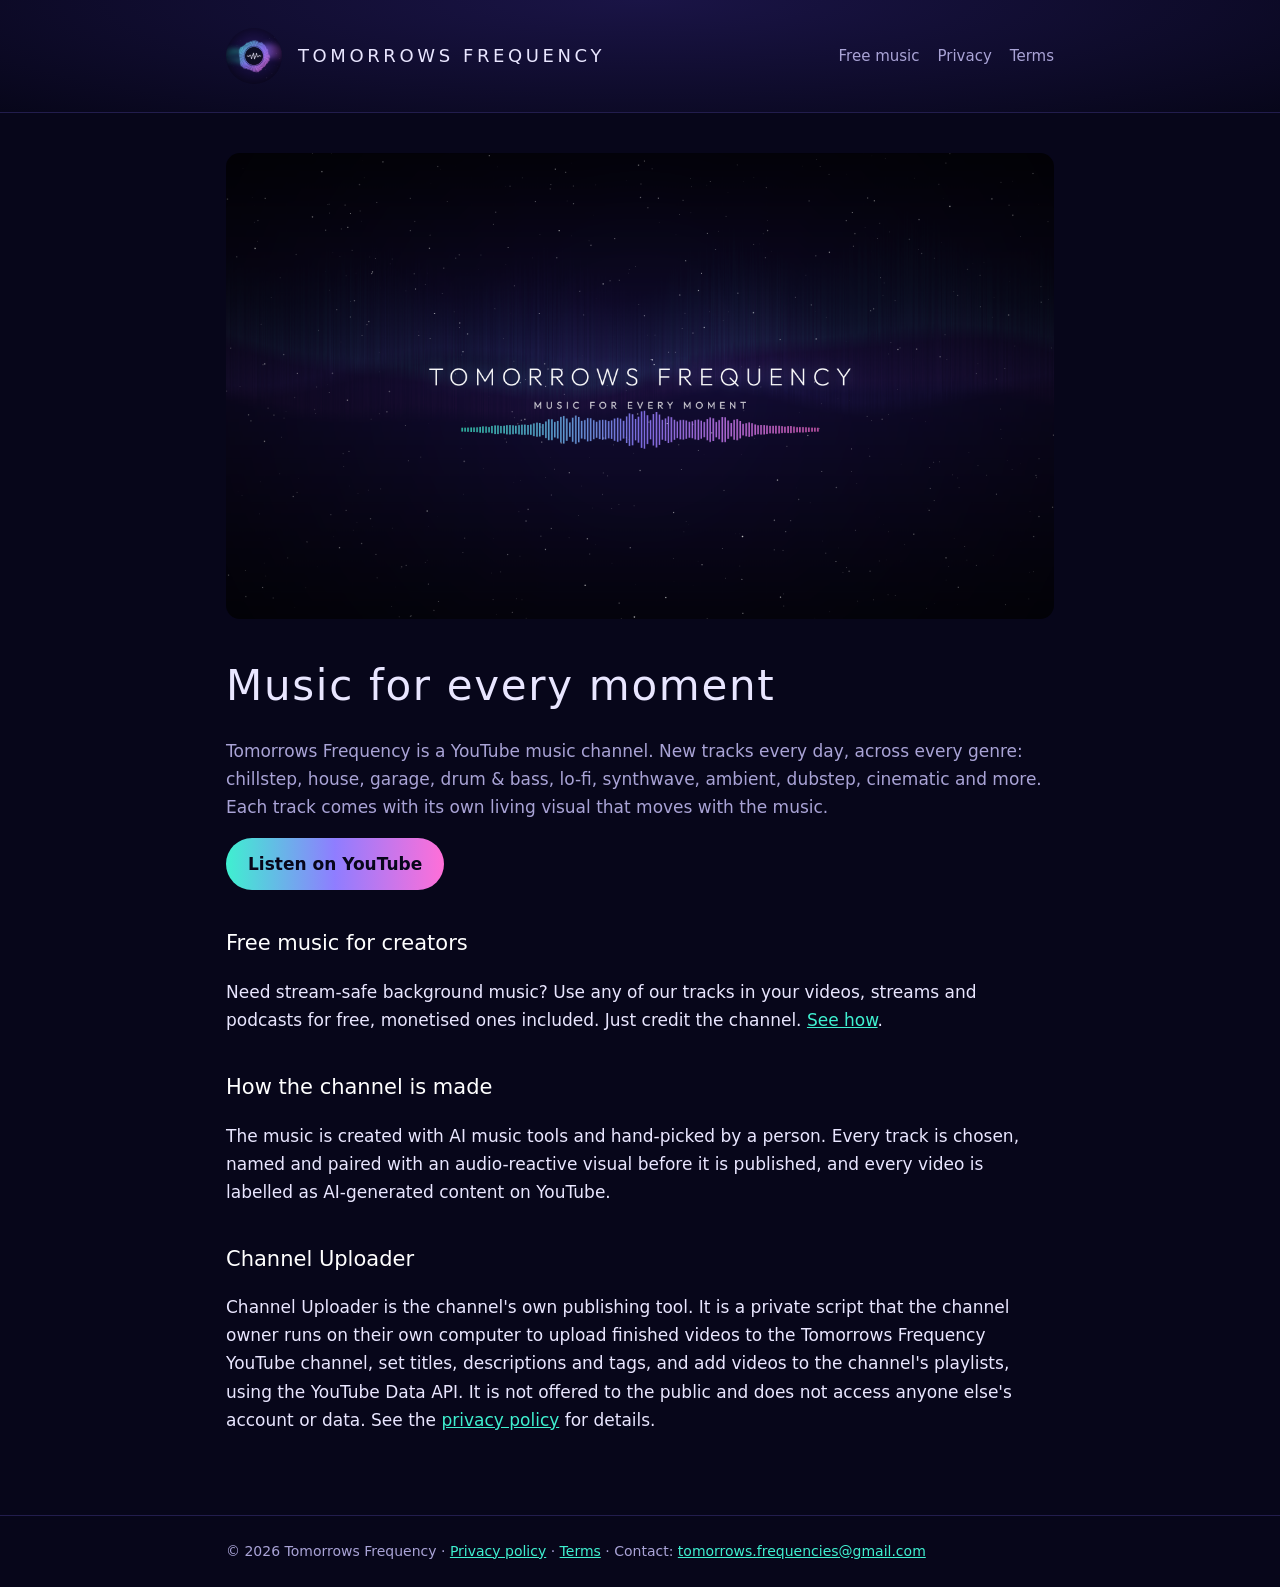
<file: index.html>
<!doctype html>
<html lang="en"><head><meta charset="utf-8"><meta name="viewport" content="width=device-width,initial-scale=1">
<title>Tomorrows Frequency</title>
<meta name="description" content="Tomorrows Frequency: new music every day across every genre, each with its own living visual.">
<link rel="icon" href="avatar.png"><link rel="stylesheet" href="style.css"></head>
<body>
<header><div class="wrap"><img src="avatar.png" alt=""><a class="home" href="./">TOMORROWS FREQUENCY</a>
<nav><a href="free-music.html">Free music</a><a href="privacy.html">Privacy</a><a href="terms.html">Terms</a></nav></div></header>
<main><div class="wrap">
  <div class="hero"><img src="banner.png" alt="Tomorrows Frequency banner: an aurora over a starry night sky"></div>
  <h1>Music for every moment</h1>
  <p class="muted">Tomorrows Frequency is a YouTube music channel. New tracks every day, across every genre: chillstep, house, garage, drum &amp; bass, lo-fi, synthwave, ambient, dubstep, cinematic and more. Each track comes with its own living visual that moves with the music.</p>
  <p><a class="btn" href="https://www.youtube.com/@TomorrowsFrequency">Listen on YouTube</a></p>

  <h2>Free music for creators</h2>
  <p>Need stream-safe background music? Use any of our tracks in your videos, streams and podcasts for free, monetised ones included. Just credit the channel. <a href="free-music.html">See how</a>.</p>

  <h2>How the channel is made</h2>
  <p>The music is created with AI music tools and hand-picked by a person. Every track is chosen, named and paired with an audio-reactive visual before it is published, and every video is labelled as AI-generated content on YouTube.</p>

  <h2>Channel Uploader</h2>
  <p>Channel Uploader is the channel's own publishing tool. It is a private script that the channel owner runs on their own computer to upload finished videos to the Tomorrows Frequency YouTube channel, set titles, descriptions and tags, and add videos to the channel's playlists, using the YouTube Data API. It is not offered to the public and does not access anyone else's account or data. See the <a href="privacy.html">privacy policy</a> for details.</p>
</div></main>
<footer><div class="wrap">© 2026 Tomorrows Frequency · <a href="privacy.html">Privacy policy</a> · <a href="terms.html">Terms</a> · Contact: <a href="mailto:tomorrows.frequencies@gmail.com">tomorrows.frequencies@gmail.com</a></div></footer>
</body></html>
</file>
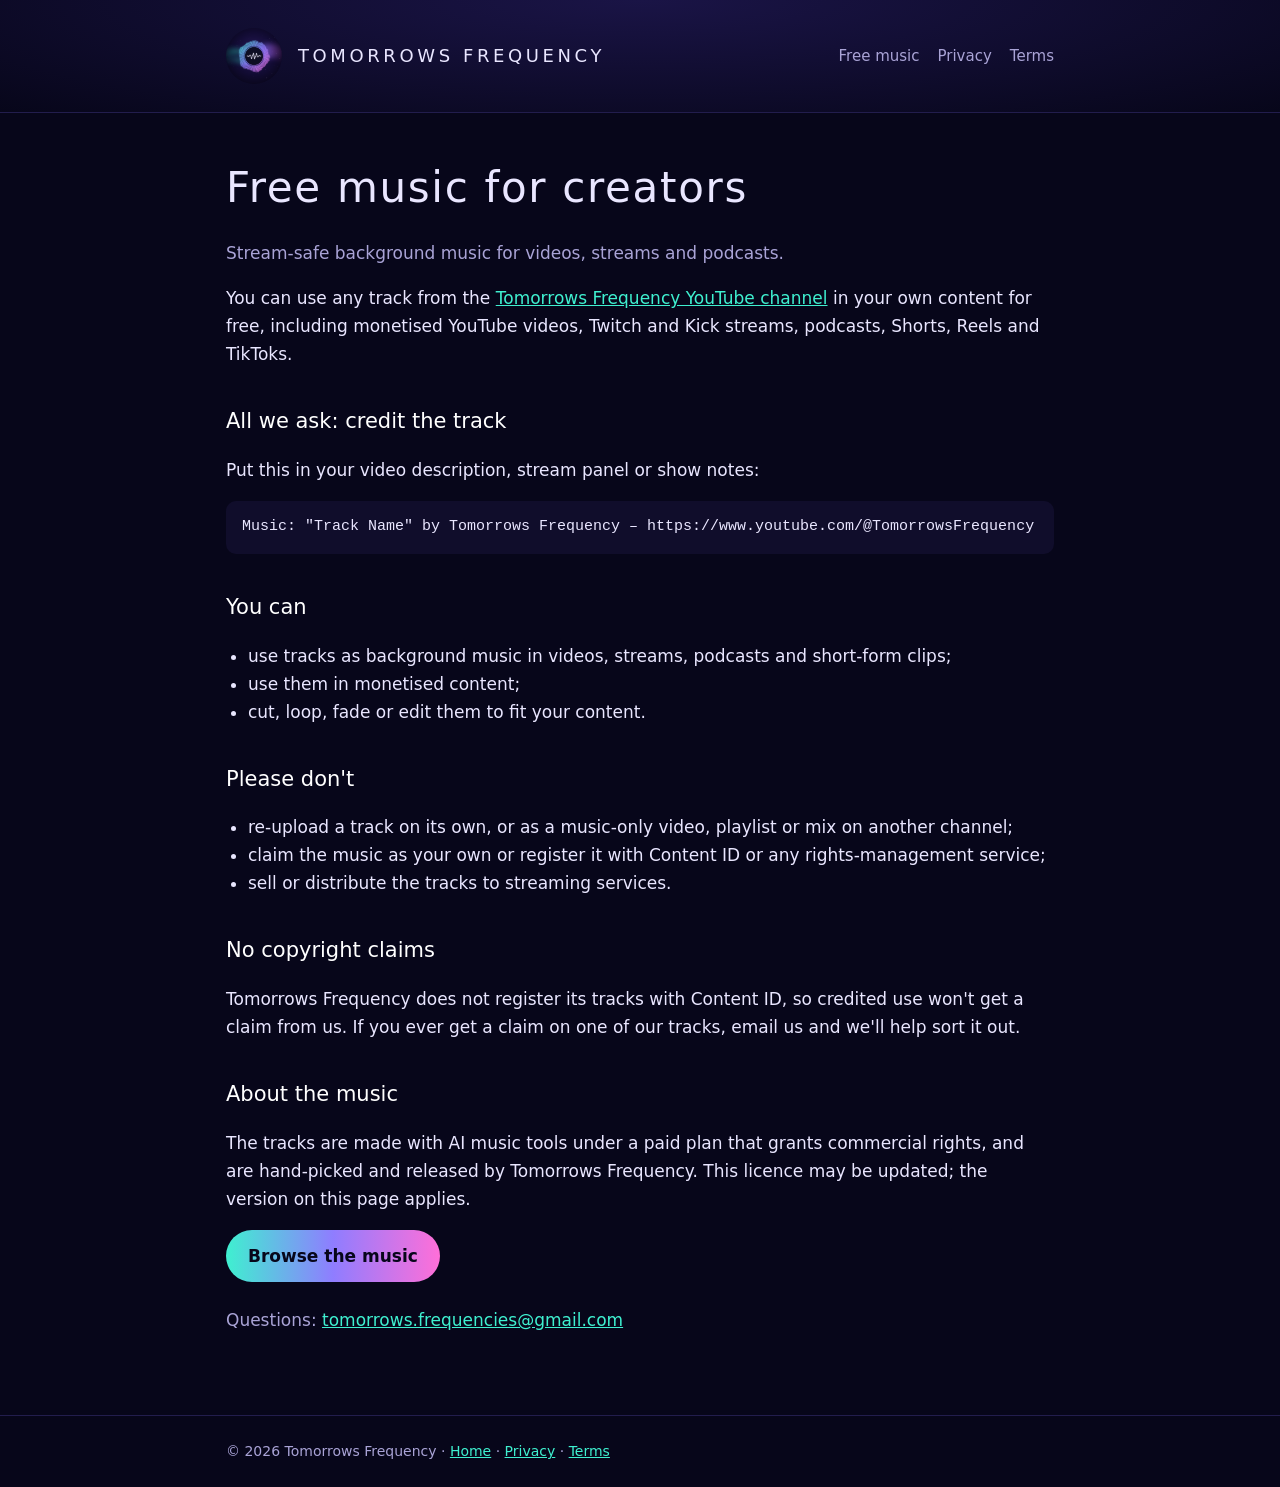
<file: free-music.html>
<!doctype html>
<html lang="en"><head><meta charset="utf-8"><meta name="viewport" content="width=device-width,initial-scale=1">
<title>Free Music for Creators · Tomorrows Frequency</title>
<meta name="description" content="Use Tomorrows Frequency music free in your YouTube videos, Twitch streams and podcasts, including monetised content. Just credit the channel.">
<link rel="icon" href="avatar.png"><link rel="stylesheet" href="style.css"></head>
<body>
<header><div class="wrap"><img src="avatar.png" alt=""><a class="home" href="./">TOMORROWS FREQUENCY</a>
<nav><a href="free-music.html">Free music</a><a href="privacy.html">Privacy</a><a href="terms.html">Terms</a></nav></div></header>
<main><div class="wrap">
<h1>Free music for creators</h1>
<p class="muted">Stream-safe background music for videos, streams and podcasts.</p>

<p>You can use any track from the <a href="https://www.youtube.com/@TomorrowsFrequency">Tomorrows Frequency YouTube channel</a> in your own content for free, including monetised YouTube videos, Twitch and Kick streams, podcasts, Shorts, Reels and TikToks.</p>

<h2>All we ask: credit the track</h2>
<p>Put this in your video description, stream panel or show notes:</p>
<p style="background:var(--panel);padding:14px 16px;border-radius:10px;font-family:ui-monospace,Consolas,monospace;font-size:15px">Music: "Track Name" by Tomorrows Frequency – https://www.youtube.com/@TomorrowsFrequency</p>

<h2>You can</h2>
<ul>
  <li>use tracks as background music in videos, streams, podcasts and short-form clips;</li>
  <li>use them in monetised content;</li>
  <li>cut, loop, fade or edit them to fit your content.</li>
</ul>

<h2>Please don't</h2>
<ul>
  <li>re-upload a track on its own, or as a music-only video, playlist or mix on another channel;</li>
  <li>claim the music as your own or register it with Content ID or any rights-management service;</li>
  <li>sell or distribute the tracks to streaming services.</li>
</ul>

<h2>No copyright claims</h2>
<p>Tomorrows Frequency does not register its tracks with Content ID, so credited use won't get a claim from us. If you ever get a claim on one of our tracks, email us and we'll help sort it out.</p>

<h2>About the music</h2>
<p>The tracks are made with AI music tools under a paid plan that grants commercial rights, and are hand-picked and released by Tomorrows Frequency. This licence may be updated; the version on this page applies.</p>

<p><a class="btn" href="https://www.youtube.com/@TomorrowsFrequency">Browse the music</a></p>
<p class="muted" style="margin-top:24px">Questions: <a href="mailto:tomorrows.frequencies@gmail.com">tomorrows.frequencies@gmail.com</a></p>
</div></main>
<footer><div class="wrap">© 2026 Tomorrows Frequency · <a href="./">Home</a> · <a href="privacy.html">Privacy</a> · <a href="terms.html">Terms</a></div></footer>
</body></html>
</file>
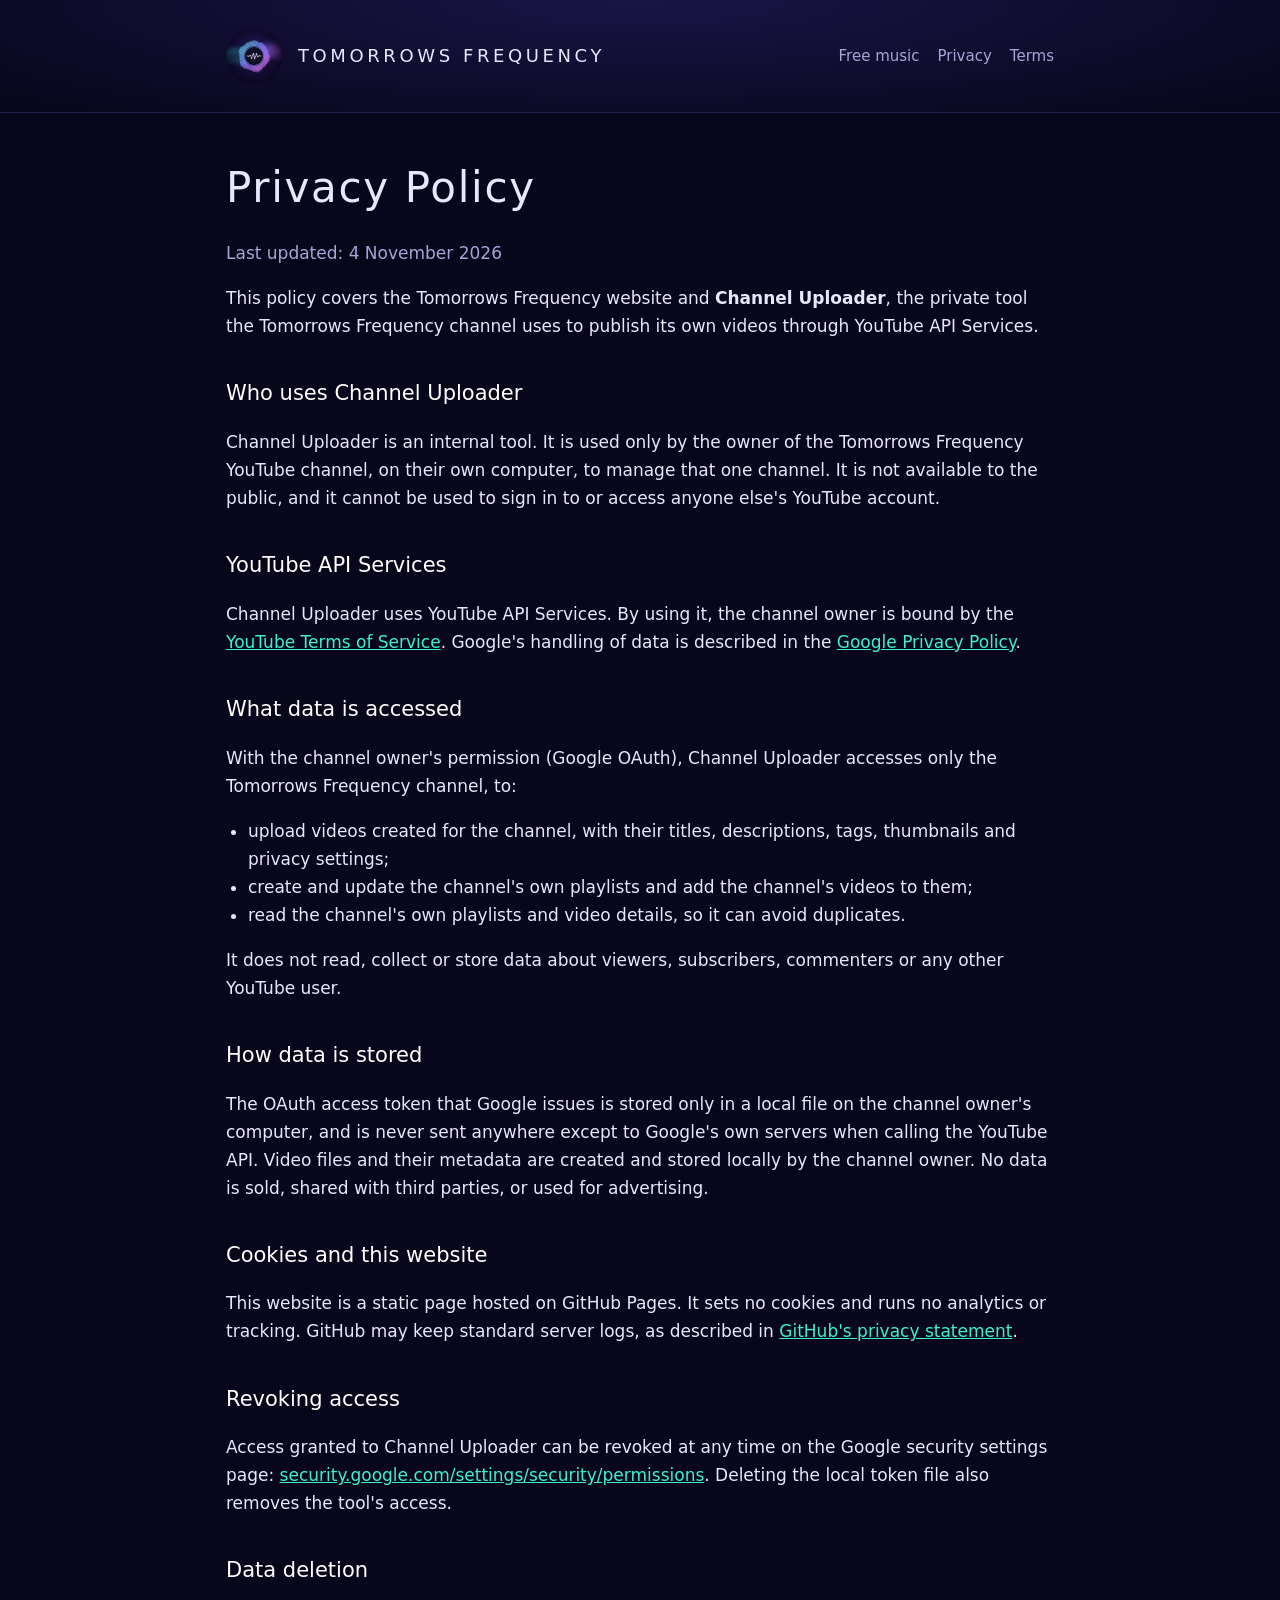
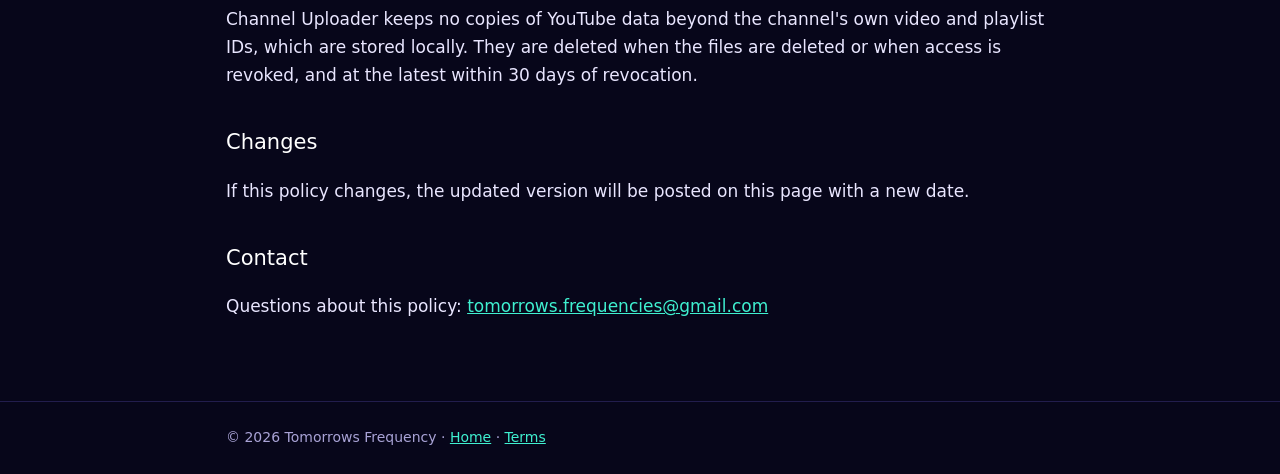
<file: privacy.html>
<!doctype html>
<html lang="en"><head><meta charset="utf-8"><meta name="viewport" content="width=device-width,initial-scale=1">
<title>Privacy Policy · Tomorrows Frequency</title>
<link rel="icon" href="avatar.png"><link rel="stylesheet" href="style.css"></head>
<body>
<header><div class="wrap"><img src="avatar.png" alt=""><a class="home" href="./">TOMORROWS FREQUENCY</a>
<nav><a href="free-music.html">Free music</a><a href="privacy.html">Privacy</a><a href="terms.html">Terms</a></nav></div></header>
<main><div class="wrap">
<h1>Privacy Policy</h1>
<p class="muted">Last updated: 4 November 2026</p>

<p>This policy covers the Tomorrows Frequency website and <strong>Channel Uploader</strong>, the private tool the Tomorrows Frequency channel uses to publish its own videos through YouTube API Services.</p>

<h2>Who uses Channel Uploader</h2>
<p>Channel Uploader is an internal tool. It is used only by the owner of the Tomorrows Frequency YouTube channel, on their own computer, to manage that one channel. It is not available to the public, and it cannot be used to sign in to or access anyone else's YouTube account.</p>

<h2>YouTube API Services</h2>
<p>Channel Uploader uses YouTube API Services. By using it, the channel owner is bound by the <a href="https://www.youtube.com/t/terms">YouTube Terms of Service</a>. Google's handling of data is described in the <a href="https://policies.google.com/privacy">Google Privacy Policy</a>.</p>

<h2>What data is accessed</h2>
<p>With the channel owner's permission (Google OAuth), Channel Uploader accesses only the Tomorrows Frequency channel, to:</p>
<ul>
  <li>upload videos created for the channel, with their titles, descriptions, tags, thumbnails and privacy settings;</li>
  <li>create and update the channel's own playlists and add the channel's videos to them;</li>
  <li>read the channel's own playlists and video details, so it can avoid duplicates.</li>
</ul>
<p>It does not read, collect or store data about viewers, subscribers, commenters or any other YouTube user.</p>

<h2>How data is stored</h2>
<p>The OAuth access token that Google issues is stored only in a local file on the channel owner's computer, and is never sent anywhere except to Google's own servers when calling the YouTube API. Video files and their metadata are created and stored locally by the channel owner. No data is sold, shared with third parties, or used for advertising.</p>

<h2>Cookies and this website</h2>
<p>This website is a static page hosted on GitHub Pages. It sets no cookies and runs no analytics or tracking. GitHub may keep standard server logs, as described in <a href="https://docs.github.com/en/site-policy/privacy-policies/github-general-privacy-statement">GitHub's privacy statement</a>.</p>

<h2>Revoking access</h2>
<p>Access granted to Channel Uploader can be revoked at any time on the Google security settings page: <a href="https://security.google.com/settings/security/permissions">security.google.com/settings/security/permissions</a>. Deleting the local token file also removes the tool's access.</p>

<h2>Data deletion</h2>
<p>Channel Uploader keeps no copies of YouTube data beyond the channel's own video and playlist IDs, which are stored locally. They are deleted when the files are deleted or when access is revoked, and at the latest within 30 days of revocation.</p>

<h2>Changes</h2>
<p>If this policy changes, the updated version will be posted on this page with a new date.</p>

<h2>Contact</h2>
<p>Questions about this policy: <a href="mailto:tomorrows.frequencies@gmail.com">tomorrows.frequencies@gmail.com</a></p>
</div></main>
<footer><div class="wrap">© 2026 Tomorrows Frequency · <a href="./">Home</a> · <a href="terms.html">Terms</a></div></footer>
</body></html>
</file>
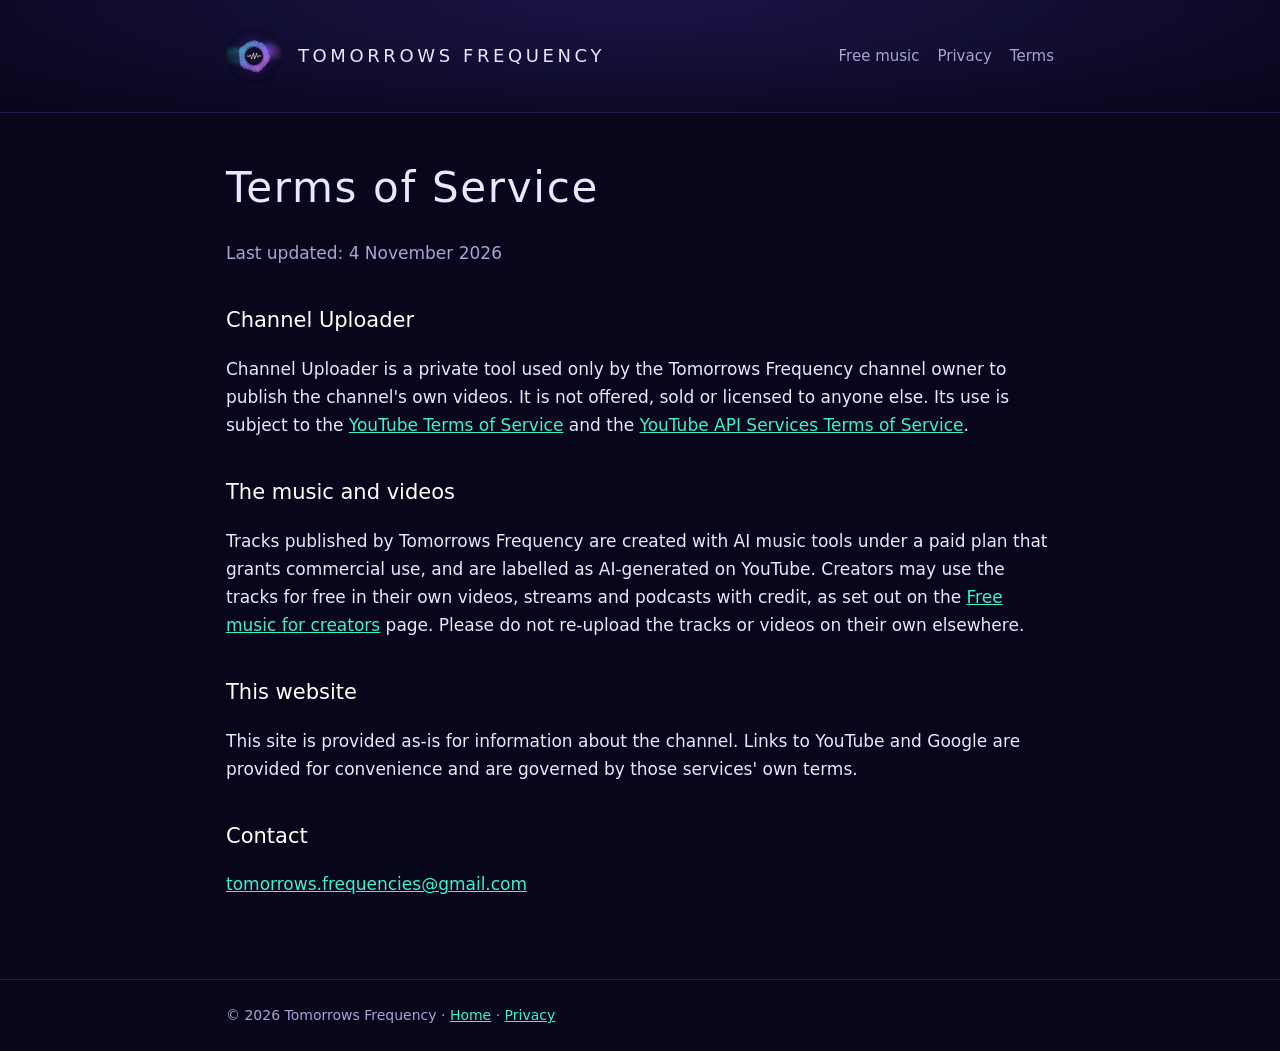
<file: terms.html>
<!doctype html>
<html lang="en"><head><meta charset="utf-8"><meta name="viewport" content="width=device-width,initial-scale=1">
<title>Terms of Service · Tomorrows Frequency</title>
<link rel="icon" href="avatar.png"><link rel="stylesheet" href="style.css"></head>
<body>
<header><div class="wrap"><img src="avatar.png" alt=""><a class="home" href="./">TOMORROWS FREQUENCY</a>
<nav><a href="free-music.html">Free music</a><a href="privacy.html">Privacy</a><a href="terms.html">Terms</a></nav></div></header>
<main><div class="wrap">
<h1>Terms of Service</h1>
<p class="muted">Last updated: 4 November 2026</p>

<h2>Channel Uploader</h2>
<p>Channel Uploader is a private tool used only by the Tomorrows Frequency channel owner to publish the channel's own videos. It is not offered, sold or licensed to anyone else. Its use is subject to the <a href="https://www.youtube.com/t/terms">YouTube Terms of Service</a> and the <a href="https://developers.google.com/youtube/terms/api-services-terms-of-service">YouTube API Services Terms of Service</a>.</p>

<h2>The music and videos</h2>
<p>Tracks published by Tomorrows Frequency are created with AI music tools under a paid plan that grants commercial use, and are labelled as AI-generated on YouTube. Creators may use the tracks for free in their own videos, streams and podcasts with credit, as set out on the <a href="free-music.html">Free music for creators</a> page. Please do not re-upload the tracks or videos on their own elsewhere.</p>

<h2>This website</h2>
<p>This site is provided as-is for information about the channel. Links to YouTube and Google are provided for convenience and are governed by those services' own terms.</p>

<h2>Contact</h2>
<p><a href="mailto:tomorrows.frequencies@gmail.com">tomorrows.frequencies@gmail.com</a></p>
</div></main>
<footer><div class="wrap">© 2026 Tomorrows Frequency · <a href="./">Home</a> · <a href="privacy.html">Privacy</a></div></footer>
</body></html>
</file>
<file: style.css>
:root{--bg:#07061a;--panel:#100d2b;--text:#e9e6ff;--muted:#a9a3d6;--a:#3ff0d0;--b:#8f7dff;--c:#ff6fd8}
*{box-sizing:border-box}
html,body{margin:0;background:var(--bg);color:var(--text);font:17px/1.65 system-ui,-apple-system,"Segoe UI",sans-serif}
a{color:var(--a)}
header{padding:28px 16px;border-bottom:1px solid #221d4d;background:radial-gradient(ellipse at top,#1a1446,var(--bg))}
header .wrap{display:flex;align-items:center;gap:16px}
header img{width:56px;height:56px;border-radius:50%}
header a.home{color:var(--text);text-decoration:none;font-weight:300;letter-spacing:.2em;font-size:18px}
nav{margin-left:auto;display:flex;gap:18px;font-size:15px}
nav a{color:var(--muted);text-decoration:none}
nav a:hover{color:var(--text)}
.wrap{max-width:860px;margin:0 auto;padding:0 16px}
main{padding:40px 0 64px}
h1{font-weight:300;letter-spacing:.04em;font-size:clamp(28px,5vw,42px);margin:0 0 8px}
h2{font-weight:500;font-size:21px;margin:36px 0 8px;color:#fff}
.muted{color:var(--muted)}
.hero{border-radius:14px;overflow:hidden;margin:0 0 32px}
.hero img{width:100%;display:block}
.btn{display:inline-block;padding:12px 22px;border-radius:999px;background:linear-gradient(90deg,var(--a),var(--b),var(--c));color:#07061a;font-weight:600;text-decoration:none}
footer{border-top:1px solid #221d4d;padding:24px 0;color:var(--muted);font-size:14px}
ul{padding-left:22px}
@media (max-width:560px){nav{gap:12px;font-size:14px}header img{width:44px;height:44px}}
</file>
